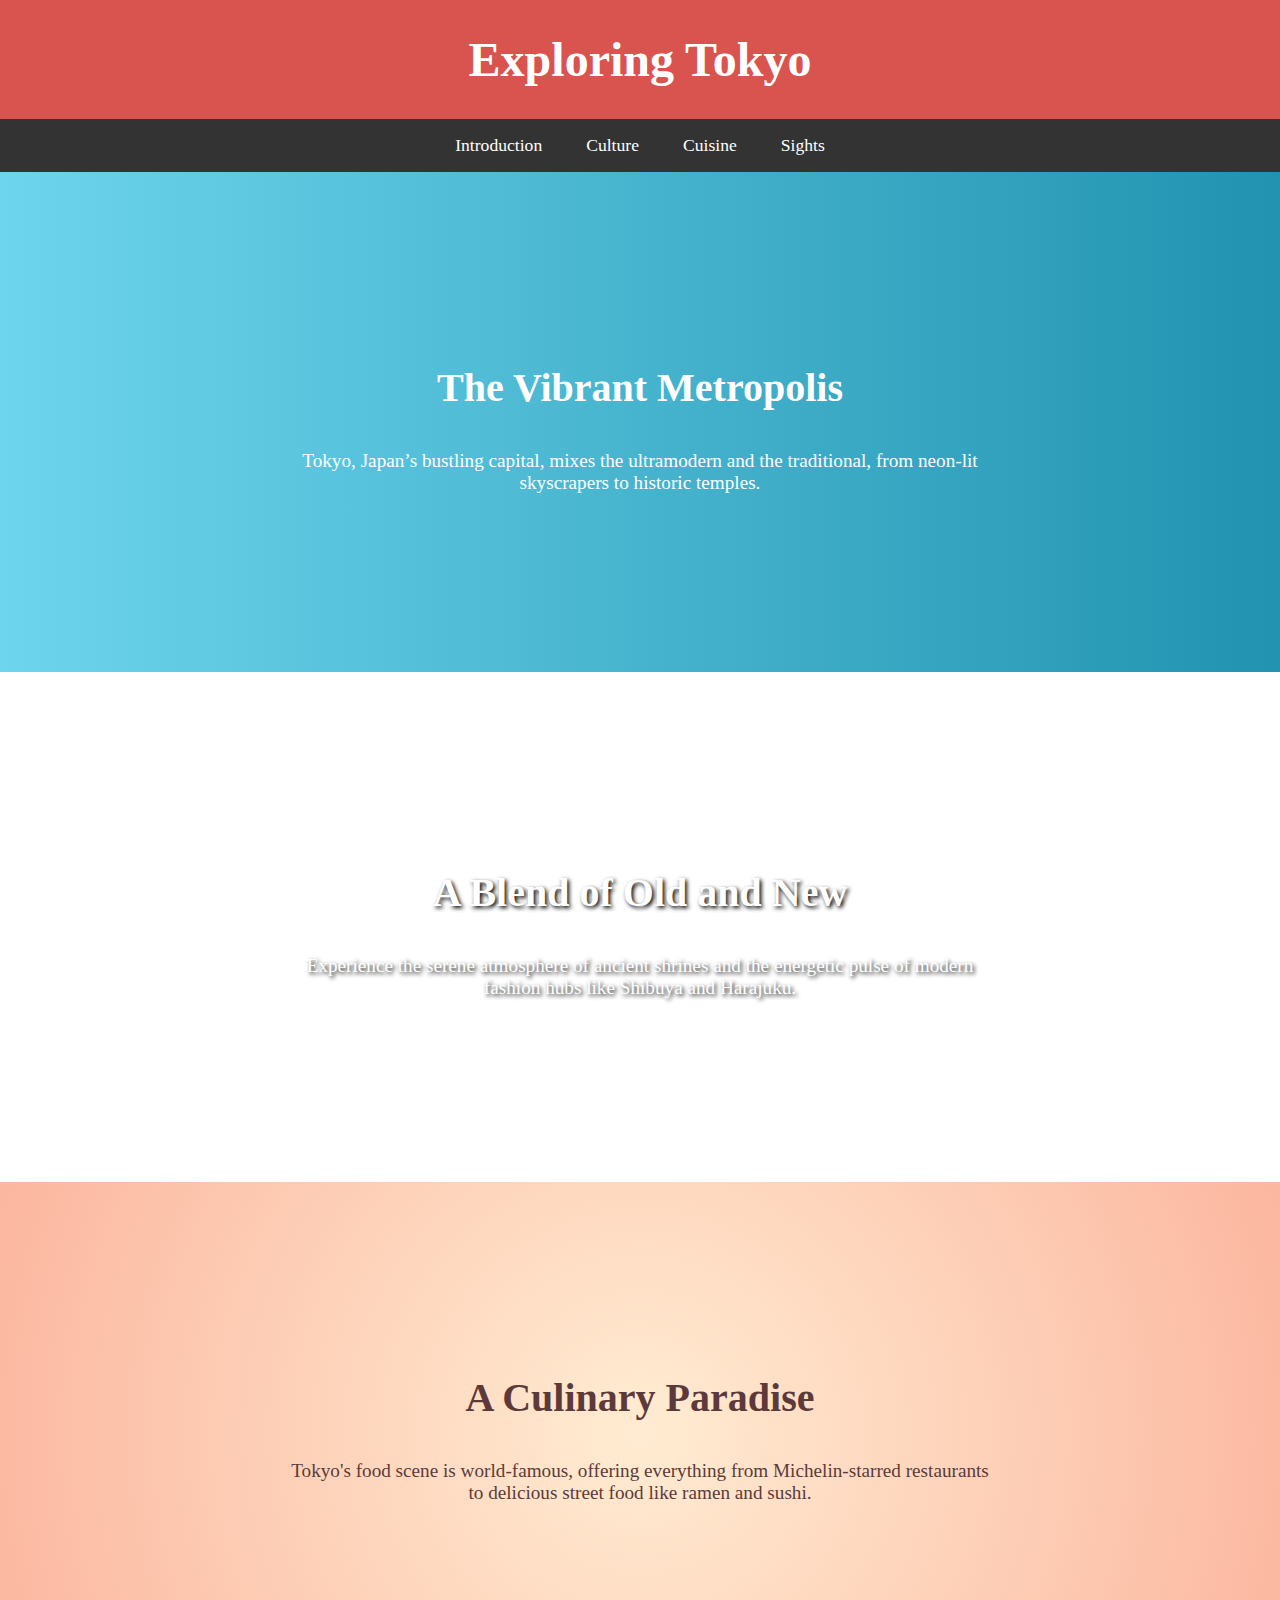
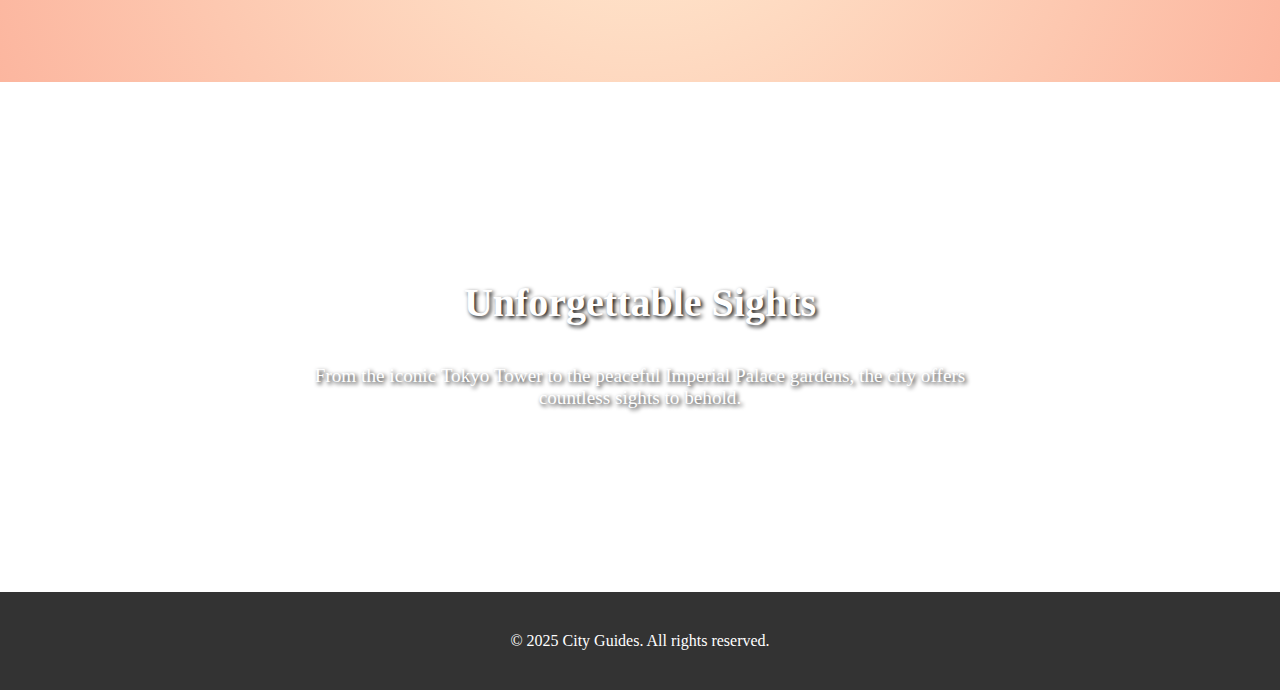
<file: Assignment-5/task_2_informational_webpage/index.html>
<!DOCTYPE html>
<html lang="en">
<head>
    <meta charset="UTF-8">
    <meta name="viewport" content="width=device-width, initial-scale=1.0">
    <title>About Tokyo</title>
    <link rel="stylesheet" href="style.css">
</head>
<body>
    <header>
        <h1>Exploring Tokyo</h1>
    </header>
    <nav>
        <a href="#intro">Introduction</a>
        <a href="#culture">Culture</a>
        <a href="#food">Cuisine</a>
        <a href="#sights">Sights</a>
    </nav>
    <main>
        <section id="intro">
            <h2>The Vibrant Metropolis</h2>
            <p>Tokyo, Japan’s bustling capital, mixes the ultramodern and the traditional, from neon-lit skyscrapers to historic temples.</p>
        </section>
        <section id="culture">
            <h2>A Blend of Old and New</h2>
            <p>Experience the serene atmosphere of ancient shrines and the energetic pulse of modern fashion hubs like Shibuya and Harajuku.</p>
        </section>
        <section id="food">
            <h2>A Culinary Paradise</h2>
            <p>Tokyo's food scene is world-famous, offering everything from Michelin-starred restaurants to delicious street food like ramen and sushi.</p>
        </section>
        <section id="sights">
            <h2>Unforgettable Sights</h2>
            <p>From the iconic Tokyo Tower to the peaceful Imperial Palace gardens, the city offers countless sights to behold.</p>
        </section>
    </main>
    <footer>
        <p>&copy; 2025 City Guides. All rights reserved.</p>
    </footer>
</body>
</html>
</file>
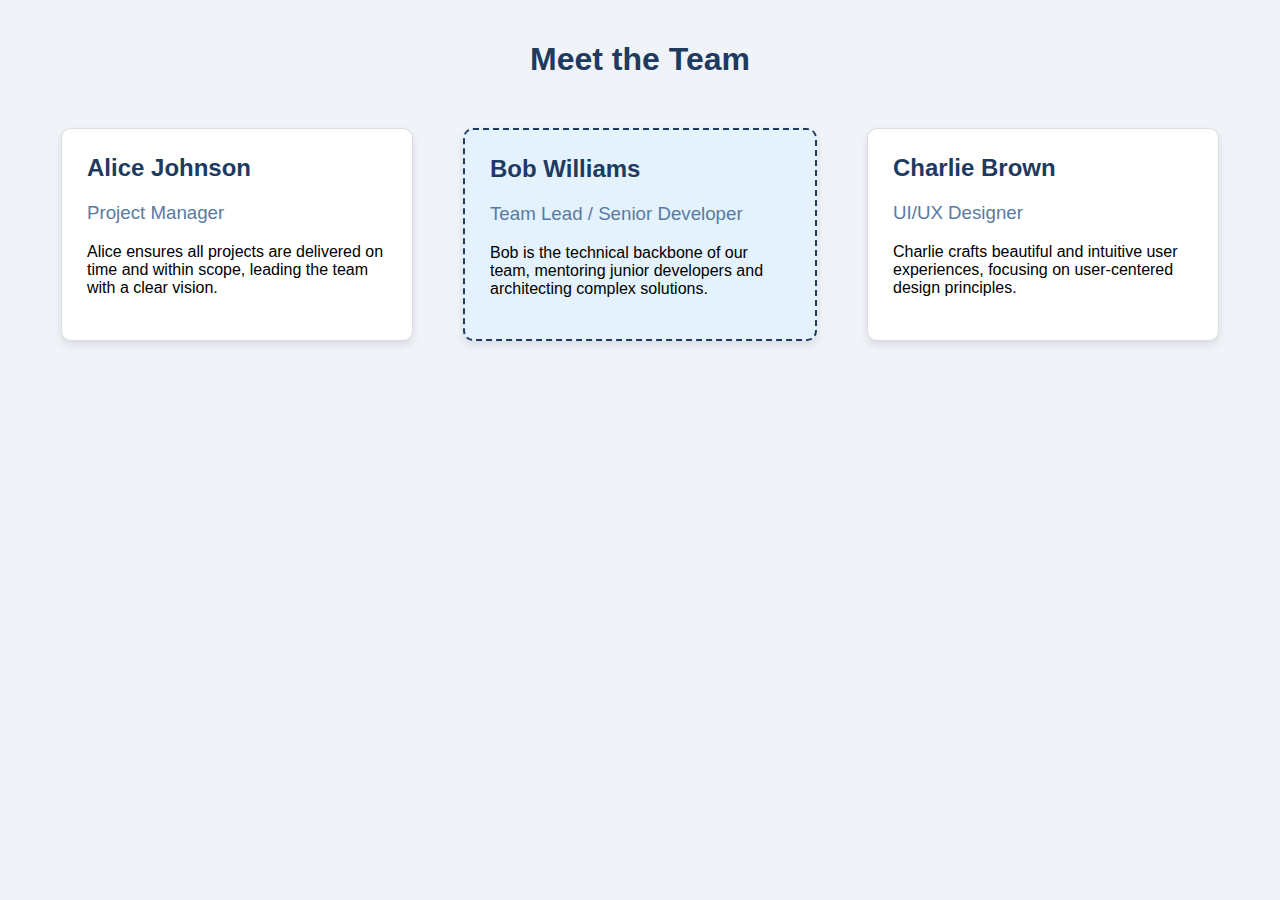
<file: Assignment-5/task_3_team_members_layout/index.html>
<!DOCTYPE html>
<html lang="en">
<head>
    <meta charset="UTF-8">
    <meta name="viewport" content="width=device-width, initial-scale=1.0">
    <title>Our Team</title>
    <link rel="stylesheet" href="style.css">
</head>
<body>
    <div class="container">
        <h1>Meet the Team</h1>
        <div class="team-layout">
            <div class="card">
                <h2>Alice Johnson</h2>
                <h3>Project Manager</h3>
                <p>Alice ensures all projects are delivered on time and within scope, leading the team with a clear vision.</p>
            </div>
            <div class="card highlight">
                <h2>Bob Williams</h2>
                <h3>Team Lead / Senior Developer</h3>
                <p>Bob is the technical backbone of our team, mentoring junior developers and architecting complex solutions.</p>
            </div>
            <div class="card">
                <h2>Charlie Brown</h2>
                <h3>UI/UX Designer</h3>
                <p>Charlie crafts beautiful and intuitive user experiences, focusing on user-centered design principles.</p>
            </div>
        </div>
    </div>
</body>
</html>
</file>
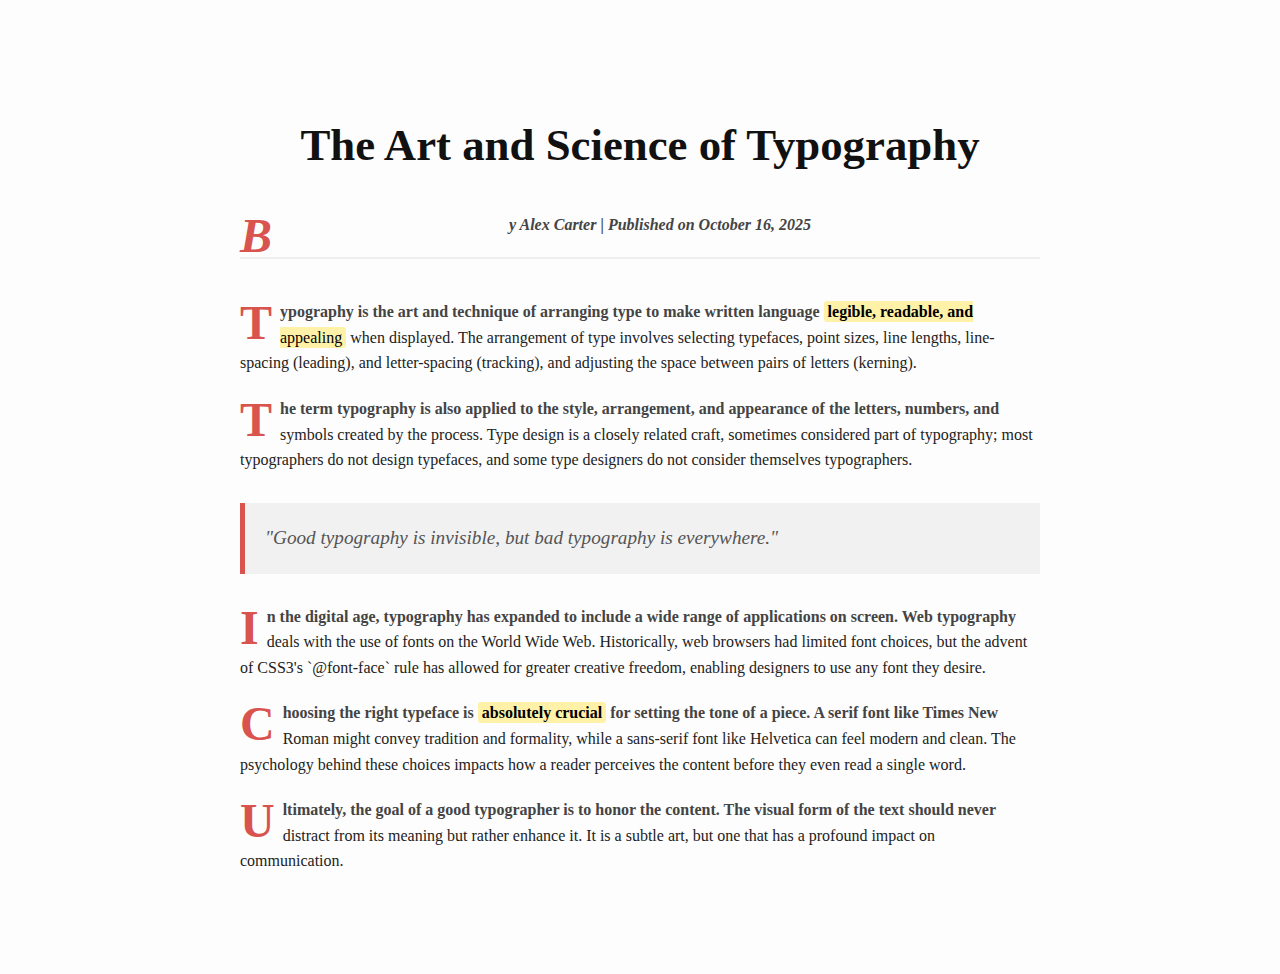
<file: Assignment-5/task_4_article_webpage/index.html>
<!DOCTYPE html>
<html lang="en">
<head>
    <meta charset="UTF-8">
    <meta name="viewport" content="width=device-width, initial-scale=1.0">
    <title>The Art of Typography</title>
    <link rel="stylesheet" href="style.css">
</head>
<body>
    <article>
        <header>
            <h1>The Art and Science of Typography</h1>
            <p class="subheading">By Alex Carter | Published on October 16, 2025</p>
        </header>

        <p>Typography is the art and technique of arranging type to make written language <mark>legible, readable, and appealing</mark> when displayed. The arrangement of type involves selecting typefaces, point sizes, line lengths, line-spacing (leading), and letter-spacing (tracking), and adjusting the space between pairs of letters (kerning).</p>

        <p>The term typography is also applied to the style, arrangement, and appearance of the letters, numbers, and symbols created by the process. Type design is a closely related craft, sometimes considered part of typography; most typographers do not design typefaces, and some type designers do not consider themselves typographers.</p>
        
        <blockquote>
            "Good typography is invisible, but bad typography is everywhere."
        </blockquote>

        <p>In the digital age, typography has expanded to include a wide range of applications on screen. Web typography deals with the use of fonts on the World Wide Web. Historically, web browsers had limited font choices, but the advent of CSS3's `@font-face` rule has allowed for greater creative freedom, enabling designers to use any font they desire.</p>

        <p>Choosing the right typeface is <mark>absolutely crucial</mark> for setting the tone of a piece. A serif font like Times New Roman might convey tradition and formality, while a sans-serif font like Helvetica can feel modern and clean. The psychology behind these choices impacts how a reader perceives the content before they even read a single word.</p>

        <p>Ultimately, the goal of a good typographer is to honor the content. The visual form of the text should never distract from its meaning but rather enhance it. It is a subtle art, but one that has a profound impact on communication.</p>
    </article>
</body>
</html>
</file>
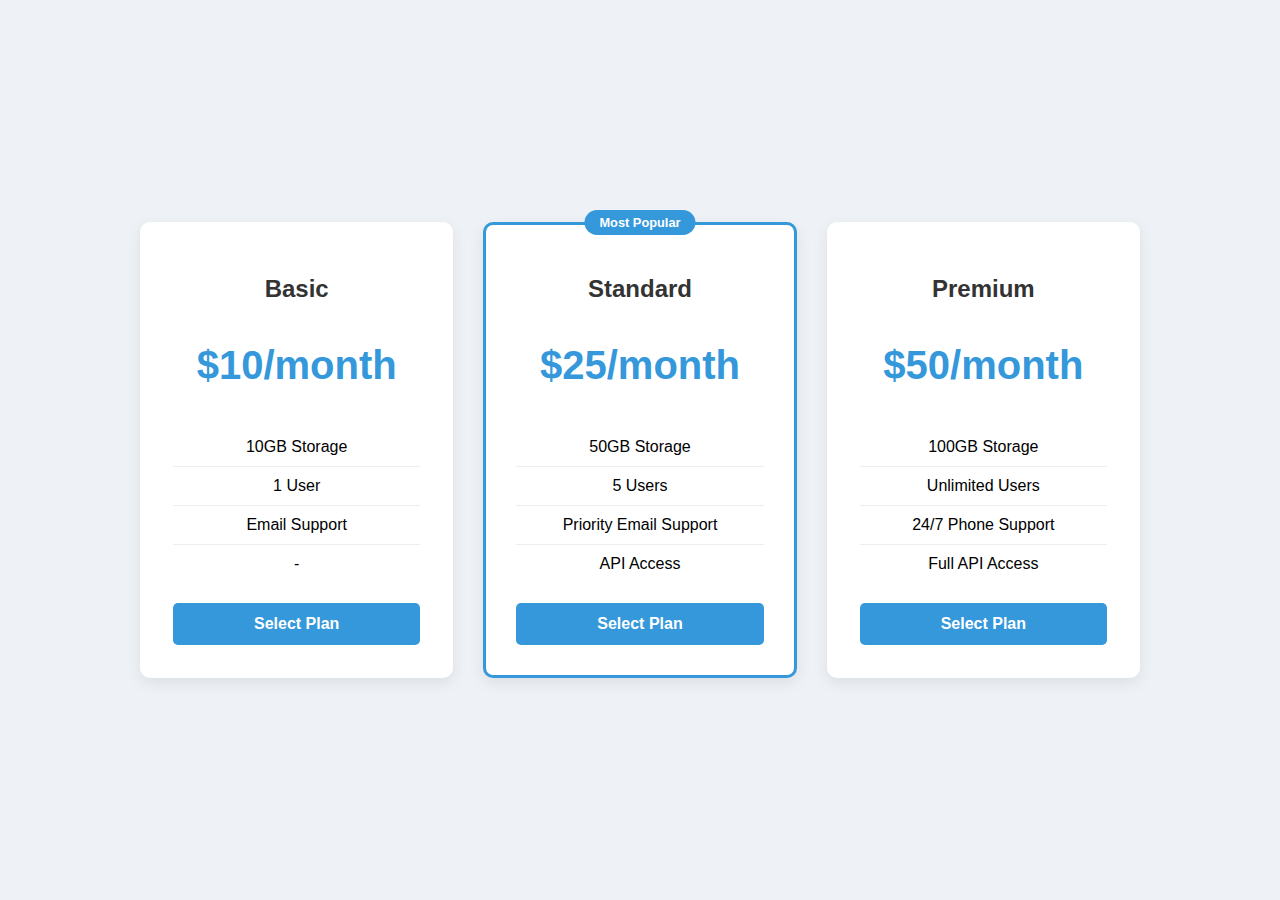
<file: Assignment-5/task_5_pricing_table/index.html>
<!DOCTYPE html>
<html lang="en">
<head>
    <meta charset="UTF-8">
    <meta name="viewport" content="width=device-width, initial-scale=1.0">
    <title>Pricing Plans</title>
    <link rel="stylesheet" href="style.css">
</head>
<body>
    <div class="pricing-container">
        <div class="plan">
            <h2>Basic</h2>
            <div class="price">$10/month</div>
            <ul>
                <li>10GB Storage</li>
                <li>1 User</li>
                <li>Email Support</li>
                <li>-</li>
            </ul>
            <a href="#" class="button">Select Plan</a>
        </div>
        <div class="plan popular">
            <h2>Standard</h2>
            <div class="price">$25/month</div>
            <ul>
                <li>50GB Storage</li>
                <li>5 Users</li>
                <li>Priority Email Support</li>
                <li>API Access</li>
            </ul>
            <a href="#" class="button">Select Plan</a>
        </div>
        <div class="plan">
            <h2>Premium</h2>
            <div class="price">$50/month</div>
            <ul>
                <li>100GB Storage</li>
                <li>Unlimited Users</li>
                <li>24/7 Phone Support</li>
                <li>Full API Access</li>
            </ul>
            <a href="#" class="button">Select Plan</a>
        </div>
    </div>
</body>
</html>
</file>
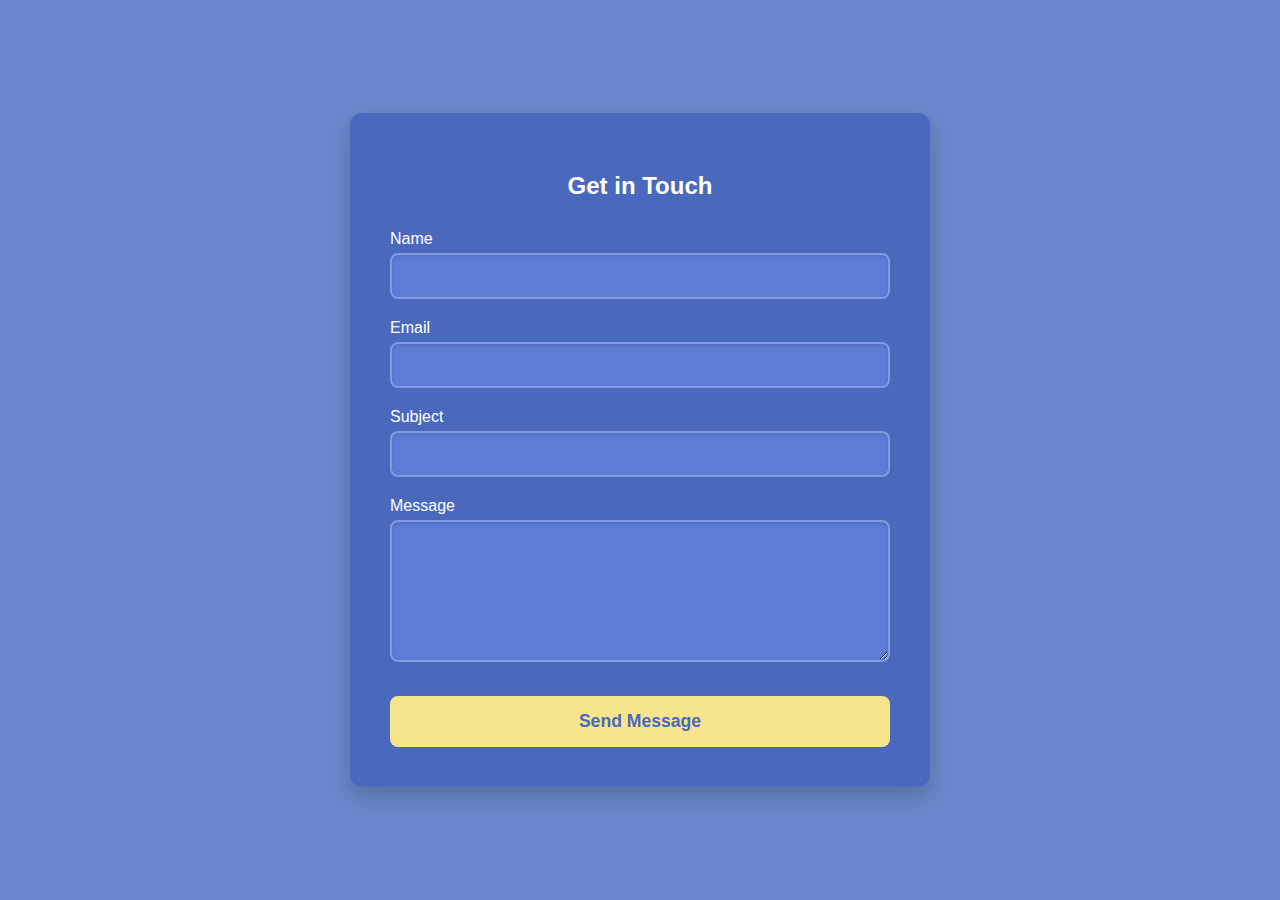
<file: Assignment-5/task_7_contact_page/index.html>
<!DOCTYPE html>
<html lang="en">
<head>
    <meta charset="UTF-8">
    <meta name="viewport" content="width=device-width, initial-scale=1.0">
    <title>Contact Us</title>
    <link rel="stylesheet" href="style.css">
</head>
<body>
    <div class="form-container">
        <form action="#">
            <h2>Get in Touch</h2>
            
            <label for="name">Name</label>
            <input type="text" id="name" name="name" required>
            
            <label for="email">Email</label>
            <input type="email" id="email" name="email" required>
            
            <label for="subject">Subject</label>
            <input type="text" id="subject" name="subject" required>
            
            <label for="message">Message</label>
            <textarea id="message" name="message" rows="6" required></textarea>
            
            <button type="submit">Send Message</button>
        </form>
    </div>
</body>
</html>
</file>
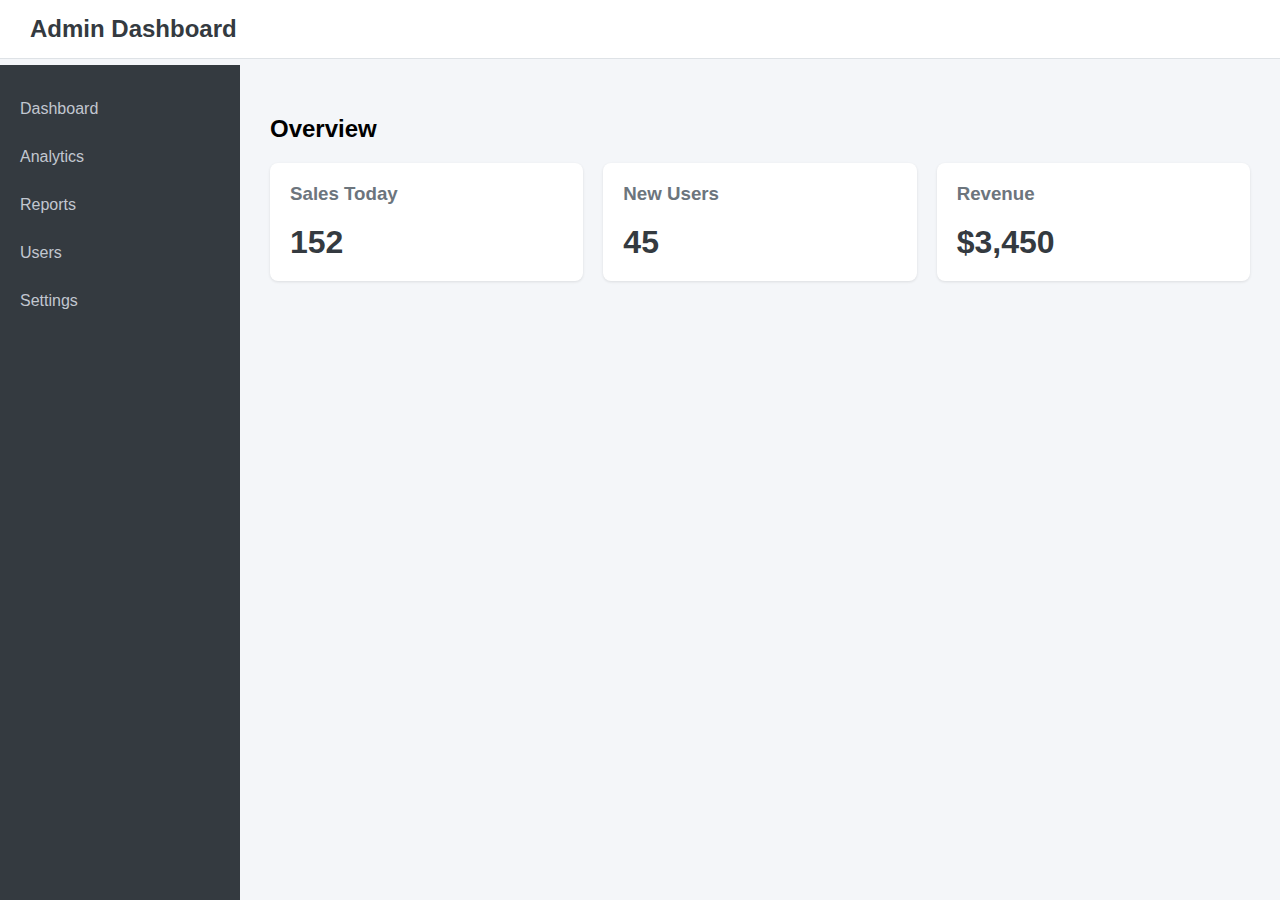
<file: Assignment-5/task_8_dashboard_layout/index.html>
<!DOCTYPE html>
<html lang="en">
<head>
    <meta charset="UTF-8">
    <meta name="viewport" content="width=device-width, initial-scale=1.0">
    <title>Dashboard</title>
    <link rel="stylesheet" href="style.css">
</head>
<body>
    <header class="dashboard-header">
        <h1>Admin Dashboard</h1>
    </header>

    <div class="dashboard-container">
        <aside class="sidebar">
            <nav>
                <ul>
                    <li><a href="#">Dashboard</a></li>
                    <li><a href="#">Analytics</a></li>
                    <li><a href="#">Reports</a></li>
                    <li><a href="#">Users</a></li>
                    <li><a href="#">Settings</a></li>
                </ul>
            </nav>
        </aside>

        <main class="main-content">
            <h2>Overview</h2>
            <div class="content-boxes">
                <div class="box">
                    <h3>Sales Today</h3>
                    <p>152</p>
                </div>
                <div class="box">
                    <h3>New Users</h3>
                    <p>45</p>
                </div>
                 <div class="box">
                    <h3>Revenue</h3>
                    <p>$3,450</p>
                </div>
            </div>
        </main>
    </div>
</body>
</html>
</file>
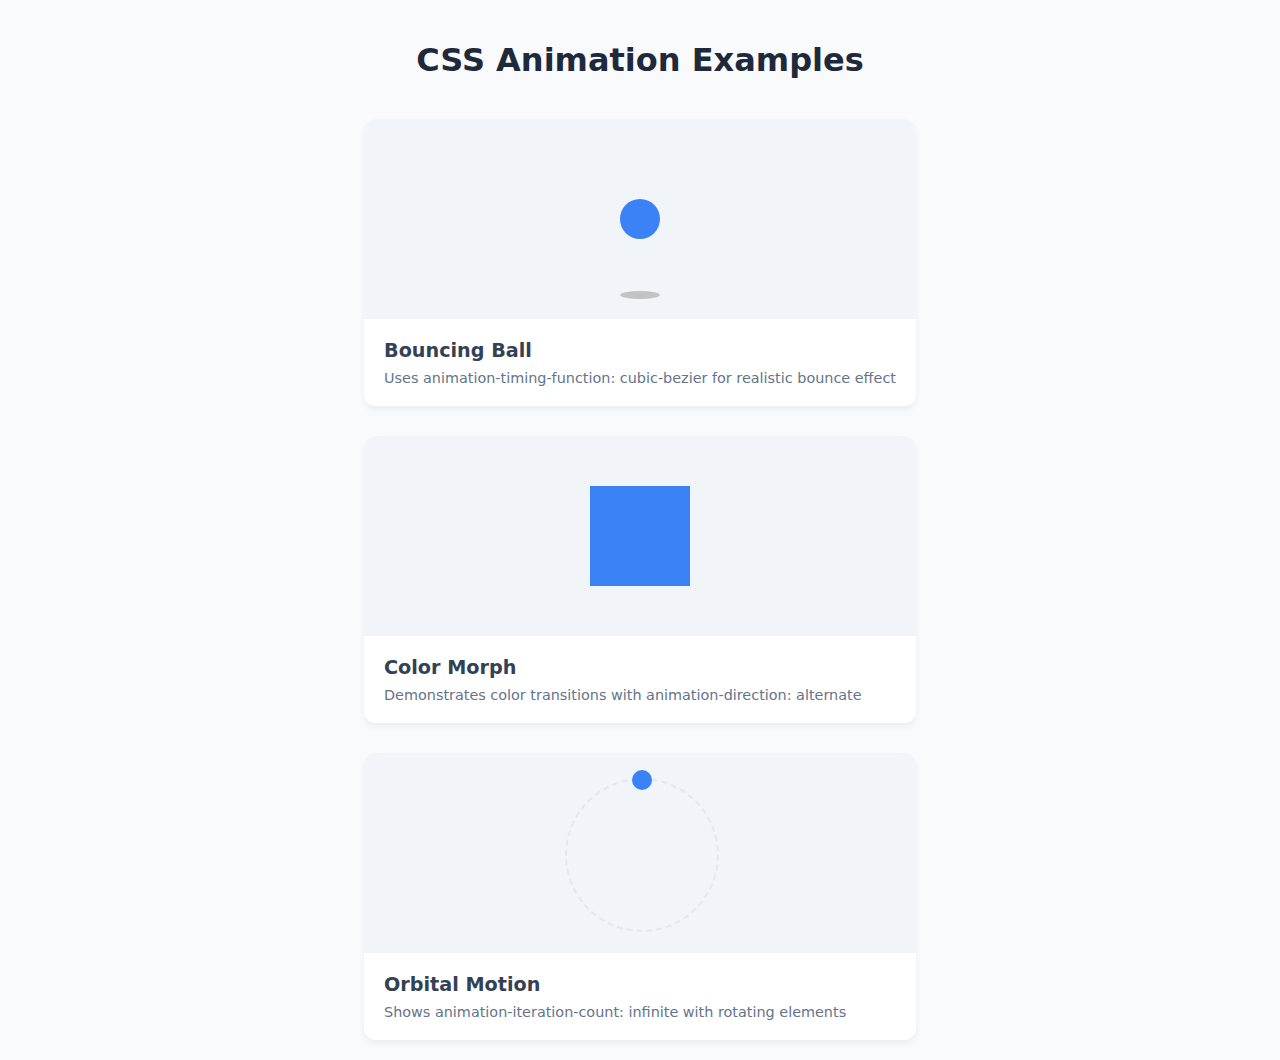
<file: Css_classes/animation/index.html>
<!DOCTYPE html>
<html lang="en">
<head>
    <meta charset="UTF-8">
    <meta name="viewport" content="width=device-width, initial-scale=1.0">
    <title>CSS Animation Demo</title>
    <link rel="stylesheet" href="style.css">
</head>
<body>
    <div class="container">
        <h1>CSS Animation Examples</h1>
        
        <div class="animation-grid">
            <!-- Bouncing Ball Animation -->
            <div class="animation-card">
                <div class="animation-box">
                    <div class="bouncing-ball"></div>
                    <div class="shadow"></div>
                </div>
                <div class="animation-info">
                    <h2>Bouncing Ball</h2>
                    <p>Uses animation-timing-function: cubic-bezier for realistic bounce effect</p>
                </div>
            </div>

            <!-- Color Morphing Box Animation -->
            <div class="animation-card">
                <div class="animation-box">
                    <div class="morphing-box"></div>
                </div>
                <div class="animation-info">
                    <h2>Color Morph</h2>
                    <p>Demonstrates color transitions with animation-direction: alternate</p>
                </div>
            </div>

            <!-- Rotating Elements Animation -->
            <div class="animation-card">
                <div class="animation-box">
                    <div class="orbital-animation">
                        <div class="orbit">
                            <div class="satellite"></div>
                        </div>
                    </div>
                </div>
                <div class="animation-info">
                    <h2>Orbital Motion</h2>
                    <p>Shows animation-iteration-count: infinite with rotating elements</p>
                </div>
            </div>
        </div>
    </div>
</body>
</html>
</file>
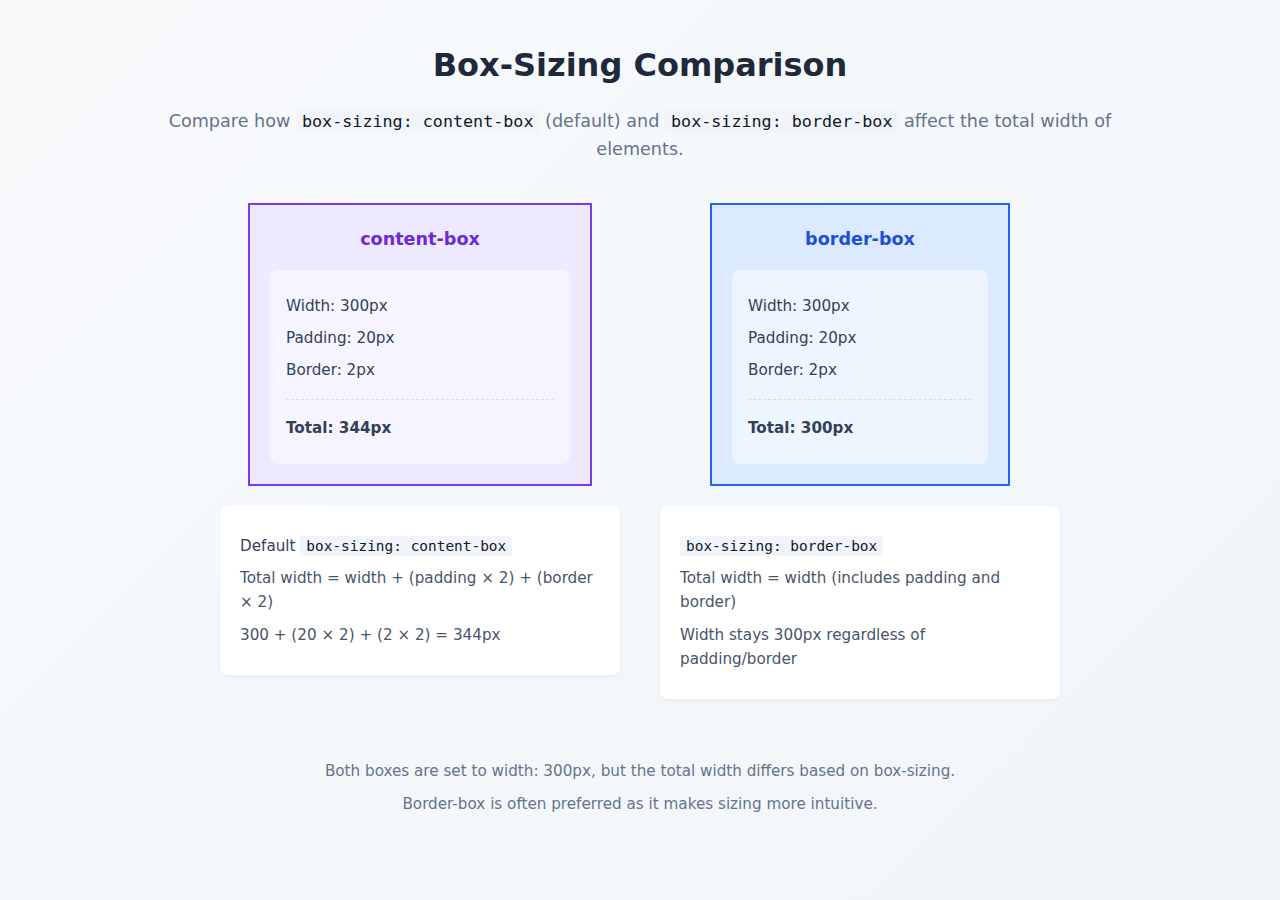
<file: Css_classes/boxsizing/index.html>
<!DOCTYPE html>
<html lang="en">
<head>
    <meta charset="UTF-8">
    <meta name="viewport" content="width=device-width, initial-scale=1.0">
    <title>Box-Sizing Comparison</title>
    <link rel="stylesheet" href="style.css">
</head>
<body>
    <div class="container">
        <h1>Box-Sizing Comparison</h1>
        <p class="intro">Compare how <code>box-sizing: content-box</code> (default) and <code>box-sizing: border-box</code> affect the total width of elements.</p>

        <div class="comparison">
            <!-- Content-box (default) example -->
            <div class="box-wrapper">
                <div class="box content-box">
                    <h2>content-box</h2>
                    <div class="dimensions">
                        <p>Width: 300px</p>
                        <p>Padding: 20px</p>
                        <p>Border: 2px</p>
                        <p class="total">Total: 344px</p>
                    </div>
                </div>
                <div class="explanation">
                    <p>Default <code>box-sizing: content-box</code></p>
                    <p>Total width = width + (padding × 2) + (border × 2)</p>
                    <p>300 + (20 × 2) + (2 × 2) = 344px</p>
                </div>
            </div>

            <!-- Border-box example -->
            <div class="box-wrapper">
                <div class="box border-box">
                    <h2>border-box</h2>
                    <div class="dimensions">
                        <p>Width: 300px</p>
                        <p>Padding: 20px</p>
                        <p>Border: 2px</p>
                        <p class="total">Total: 300px</p>
                    </div>
                </div>
                <div class="explanation">
                    <p><code>box-sizing: border-box</code></p>
                    <p>Total width = width (includes padding and border)</p>
                    <p>Width stays 300px regardless of padding/border</p>
                </div>
            </div>
        </div>

        <footer>
            <p>Both boxes are set to width: 300px, but the total width differs based on box-sizing.</p>
            <p>Border-box is often preferred as it makes sizing more intuitive.</p>
        </footer>
    </div>
</body>
</html>
</file>
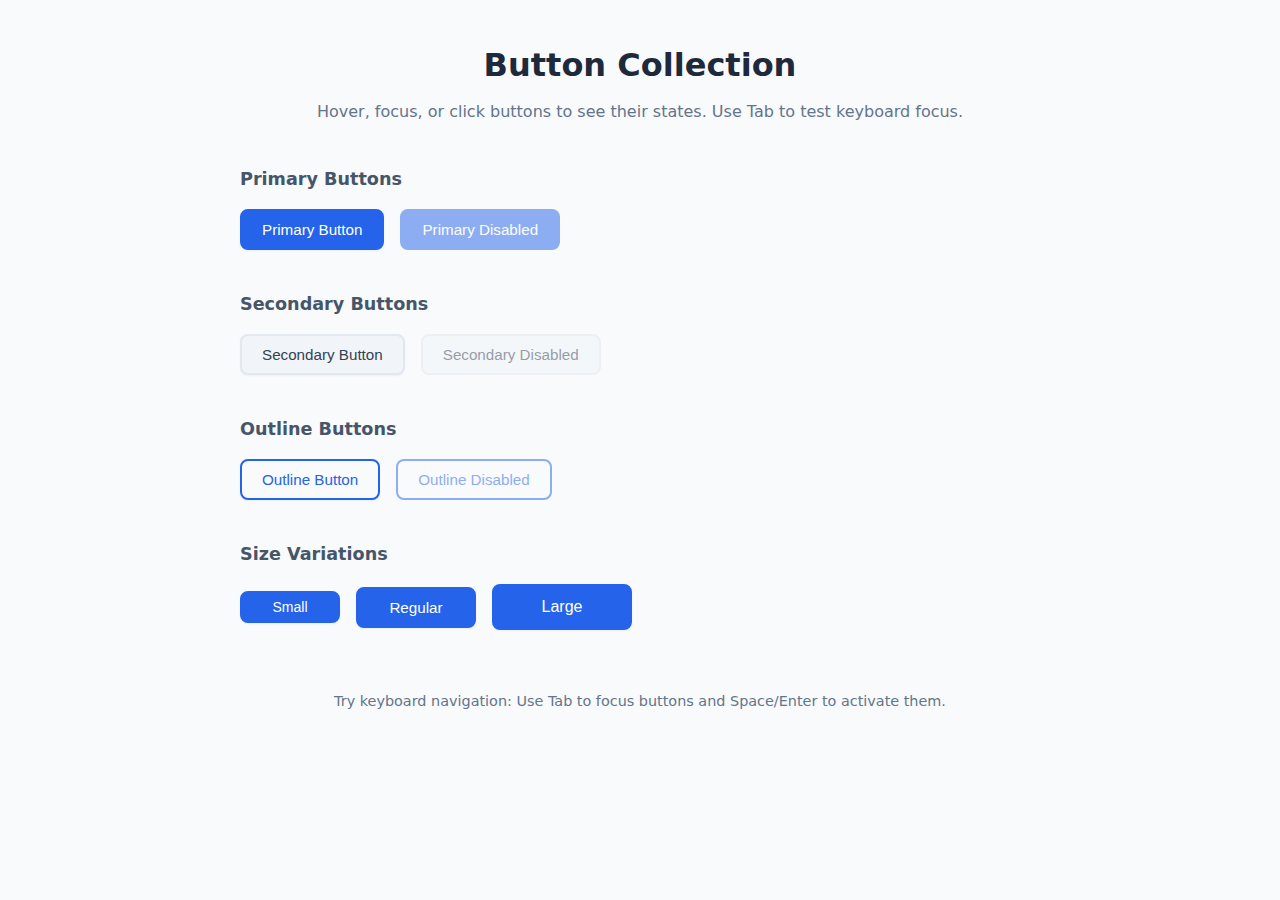
<file: Css_classes/button/index.html>
<!DOCTYPE html>
<html lang="en">
<head>
    <meta charset="UTF-8">
    <meta name="viewport" content="width=device-width, initial-scale=1.0">
    <title>Styled Button Collection</title>
    <link rel="stylesheet" href="style.css">
</head>
<body>
    <div class="container">
        <h1>Button Collection</h1>
        <p class="subtitle">Hover, focus, or click buttons to see their states. Use Tab to test keyboard focus.</p>

        <section class="button-group">
            <h2>Primary Buttons</h2>
            <div class="buttons">
                <button class="btn btn-primary">Primary Button</button>
                <button class="btn btn-primary" disabled>Primary Disabled</button>
            </div>
        </section>

        <section class="button-group">
            <h2>Secondary Buttons</h2>
            <div class="buttons">
                <button class="btn btn-secondary">Secondary Button</button>
                <button class="btn btn-secondary" disabled>Secondary Disabled</button>
            </div>
        </section>

        <section class="button-group">
            <h2>Outline Buttons</h2>
            <div class="buttons">
                <button class="btn btn-outline">Outline Button</button>
                <button class="btn btn-outline" disabled>Outline Disabled</button>
            </div>
        </section>

        <section class="button-group">
            <h2>Size Variations</h2>
            <div class="buttons">
                <button class="btn btn-primary btn-small">Small</button>
                <button class="btn btn-primary">Regular</button>
                <button class="btn btn-primary btn-large">Large</button>
            </div>
        </section>

        <footer>
            <p>Try keyboard navigation: Use Tab to focus buttons and Space/Enter to activate them.</p>
        </footer>
    </div>
</body>
</html>
</file>
<file: Assignment-5/task_3_team_members_layout/style.css>
body {
    font-family: 'Segoe UI', Tahoma, Geneva, Verdana, sans-serif;
    background-color: #f0f4f8;
    margin: 0;
    padding: 20px;
}

.container {
    max-width: 1200px;
    margin: 0 auto;
    text-align: center;
}

h1 {
    color: #1e3a5f;
    margin-bottom: 40px;
}

/* Flexbox for the 3-column layout */
.team-layout {
    display: flex;
    justify-content: center;
    gap: 30px; /* Space between cards */
}

/* Styling for each team member card */
.card {
    background-color: #ffffff;
    /* Box Model: Padding, Border, Margin */
    padding: 25px; /* Uniform padding */
    margin: 10px; /* Uniform margin */
    border: 1px solid #ddd;
    border-radius: 10px; /* Rounded corners */
    box-shadow: 0 4px 8px rgba(0, 0, 0, 0.1); /* Shadow effect */
    flex: 1; /* Allows cards to grow equally */
    max-width: 300px;
    text-align: left;
}

.card h2 {
    margin-top: 0;
    color: #1e3a5f;
}

.card h3 {
    color: #5a7a9f;
    font-weight: normal;
}

/* Highlighting the Team Lead card */
.card.highlight {
    background-color: #e3f2fd;
    border: 2px dashed #1e3a5f; /* Different border style */
}

/* Responsive layout for screens smaller than 600px */
@media (max-width: 600px) {
    .team-layout {
        flex-direction: column; /* Stacks cards vertically */
        align-items: center; /* Centers the single column */
    }
}
</file>
<file: Assignment-5/task_4_article_webpage/style.css>
body {
    font-family: 'Georgia', serif;
    line-height: 1.6;
    background-color: #fdfdfd;
    color: #222;
    margin: 0;
    padding: 20px;
}

article {
    max-width: 800px;
    margin: 40px auto;
    padding: 20px;
}

header {
    text-align: center;
    border-bottom: 2px solid #eee;
    margin-bottom: 40px;
}

h1 {
    font-size: 2.8em;
    color: #111;
}

.subheading {
    font-style: italic;
    color: #666;
}

/* Consistent spacing between paragraphs */
p {
    margin-bottom: 20px; /* Adds space below each paragraph */
}

/* Style the first letter of each paragraph */
p::first-letter {
    font-size: 3em; /* Larger font size */
    font-weight: bold;
    color: #d9534f;
    float: left;
    margin-right: 8px;
    line-height: 1;
}

/* Make the first line of each paragraph bold */
p::first-line {
    font-weight: bold;
    color: #444;
}

/* Style the blockquote section */
blockquote {
    margin: 30px 0;
    padding: 20px;
    background-color: #f1f1f1; /* Background color for emphasis */
    border-left: 5px solid #d9534f; /* Left border */
    font-style: italic;
    font-size: 1.2em;
    color: #555;
}

/* Custom styling for the <mark> tag */
mark {
    background-color: #fff2a8; /* Custom background color */
    padding: 2px 4px;
    border-radius: 3px;
}
</file>
<file: Assignment-5/task_5_pricing_table/style.css>
body {
    font-family: 'Lato', sans-serif;
    background-color: #eef1f5;
    display: flex;
    justify-content: center;
    align-items: center;
    min-height: 100vh;
    margin: 0;
}

.pricing-container {
    display: flex; /* Using flexbox for columns */
    gap: 30px;
    max-width: 1000px;
    width: 100%;
    padding: 20px;
}

.plan {
    background-color: white;
    border-radius: 10px;
    box-shadow: 0 5px 15px rgba(0, 0, 0, 0.08);
    text-align: center;
    padding: 30px;
    flex: 1; /* Each plan takes equal space */
    display: flex;
    flex-direction: column;
    border: 3px solid transparent;
    transition: transform 0.3s ease, background-color 0.3s ease; /* Smooth transition */
}

/* Hover effect on each plan */
.plan:hover {
    transform: scale(1.05); /* Slightly enlarges the box */
    background-color: #f9f9f9;
}

.plan h2 {
    font-size: 1.5rem;
    color: #333;
}

.price {
    font-size: 2.5rem;
    font-weight: bold;
    color: #3498db;
    margin: 20px 0;
}

.plan ul {
    list-style: none;
    padding: 0;
    margin: 20px 0;
    flex-grow: 1; /* Ensures list grows to push button down, maintaining equal height */
}

.plan li {
    padding: 10px 0;
    border-bottom: 1px solid #eee;
}

.plan li:last-child {
    border-bottom: none;
}

.button {
    display: inline-block;
    background-color: #3498db;
    color: white;
    padding: 12px 25px;
    text-decoration: none;
    border-radius: 5px;
    font-weight: bold;
    margin-top: auto; /* Pushes button to the bottom */
}

/* Highlighting the most popular plan */
.plan.popular {
    border-color: #3498db; /* Different border color */
    position: relative;
}

.plan.popular::before {
    content: "Most Popular";
    position: absolute;
    top: -15px;
    left: 50%;
    transform: translateX(-50%);
    background-color: #3498db;
    color: white;
    padding: 5px 15px;
    border-radius: 20px;
    font-size: 0.8rem;
    font-weight: bold;
}
</file>
<file: Assignment-5/task_7_contact_page/style.css>
body {
    margin: 0;
    font-family: -apple-system, BlinkMacSystemFont, 'Segoe UI', Roboto, Oxygen, Ubuntu, Cantarell, 'Open Sans', 'Helvetica Neue', sans-serif;
    background-color: #6a89cc; /* Consistent theme background color */
    color: #fff;
    /* Centering the form vertically and horizontally */
    display: flex;
    justify-content: center;
    align-items: center;
    min-height: 100vh;
}

.form-container {
    background-color: #4a69bd; /* Form background color */
    padding: 40px;
    border-radius: 12px;
    box-shadow: 0 10px 25px rgba(0, 0, 0, 0.2);
    width: 100%;
    max-width: 500px;
}

form h2 {
    text-align: center;
    margin-bottom: 30px;
}

/* Style all inputs and textarea */
input[type="text"],
input[type="email"],
textarea {
    width: 100%;
    padding: 12px; /* Padding inside the fields */
    border: 2px solid #829bde;
    border-radius: 8px; /* Rounded corners */
    background-color: #5c7cd6;
    color: #fff;
    font-size: 1rem;
    box-sizing: border-box; /* Ensures padding doesn't affect width */
    box-shadow: inset 0 2px 4px rgba(0, 0, 0, 0.1); /* Subtle inner shadow */
    transition: border-color 0.3s ease;
}

/* Add spacing between fields using margins */
label {
    display: block;
    margin-top: 20px;
    margin-bottom: 5px;
}

label:first-of-type {
    margin-top: 0;
}

/* Change border color on focus */
input:focus,
textarea:focus {
    outline: none;
    border-color: #f6e58d; /* Highlight color on focus */
}

button {
    width: 100%;
    padding: 15px;
    margin-top: 30px;
    border: none;
    border-radius: 8px;
    background-color: #f6e58d;
    color: #4a69bd;
    font-size: 1.1rem;
    font-weight: bold;
    cursor: pointer;
    transition: background-color 0.3s ease;
}

button:hover {
    background-color: #f9d75b;
}
</file>
<file: Css_classes/animation/style.css>
/* Base styles */
body {
    margin: 0;
    min-height: 100vh;
    font-family: system-ui, -apple-system, "Segoe UI", Roboto, sans-serif;
    background: #f8fafc;
    color: #334155;
    display: flex;
    align-items: center;
    justify-content: center;
}

.container {
    max-width: 1200px;
    margin: 0 auto;
    padding: 20px;
}

h1 {
    text-align: center;
    color: #1e293b;
    margin-bottom: 40px;
}

/* Grid layout for animations */
.animation-grid {
    display: grid;
    grid-template-columns: repeat(auto-fit, minmax(300px, 1fr));
    gap: 30px;
    align-items: start;
}

.animation-card {
    background: white;
    border-radius: 12px;
    overflow: hidden;
    box-shadow: 0 4px 6px rgba(0, 0, 0, 0.05);
}

.animation-box {
    height: 200px;
    background: #f1f5f9;
    display: flex;
    align-items: center;
    justify-content: center;
    position: relative;
    overflow: hidden;
}

.animation-info {
    padding: 20px;
}

.animation-info h2 {
    margin: 0 0 8px;
    font-size: 1.2rem;
    color: #334155;
}

.animation-info p {
    margin: 0;
    font-size: 0.9rem;
    color: #64748b;
}

/* Bouncing Ball Animation */
.bouncing-ball {
    width: 40px;
    height: 40px;
    background: #3b82f6;
    border-radius: 50%;
    animation: bounce 1s cubic-bezier(0.36, 0, 0.66, 1) infinite alternate;
}

.shadow {
    position: absolute;
    bottom: 20px;
    width: 40px;
    height: 8px;
    background: rgba(0, 0, 0, 0.2);
    border-radius: 50%;
    animation: shadow 1s ease-in-out infinite alternate;
}

@keyframes bounce {
    0% { transform: translateY(-80px); }
    100% { transform: translateY(60px); }
}

@keyframes shadow {
    0% { 
        transform: scale(0.5);
        opacity: 0.2;
    }
    100% { 
        transform: scale(1.2);
        opacity: 0.4;
    }
}

/* Color Morphing Box Animation */
.morphing-box {
    width: 100px;
    height: 100px;
    background: #3b82f6;
    animation: morph 3s ease-in-out infinite alternate;
}

@keyframes morph {
    0% {
        background: #3b82f6;
        transform: rotate(0deg);
        border-radius: 0;
    }
    50% {
        background: #8b5cf6;
        transform: rotate(180deg);
        border-radius: 50%;
    }
    100% {
        background: #ef4444;
        transform: rotate(360deg);
        border-radius: 8px;
    }
}

/* Orbital Animation */
.orbital-animation {
    width: 150px;
    height: 150px;
    position: relative;
}

.orbit {
    width: 100%;
    height: 100%;
    border: 2px dashed #e2e8f0;
    border-radius: 50%;
    animation: spin 4s linear infinite;
    position: relative;
}

.satellite {
    width: 20px;
    height: 20px;
    background: #3b82f6;
    border-radius: 50%;
    position: absolute;
    top: -10px;
    left: calc(50% - 10px);
    animation: glow 2s ease-in-out infinite alternate;
}

@keyframes spin {
    from { transform: rotate(0deg); }
    to { transform: rotate(360deg); }
}

@keyframes glow {
    from { 
        box-shadow: 0 0 0 rgba(59, 130, 246, 0.5);
        background: #3b82f6;
    }
    to { 
        box-shadow: 0 0 20px rgba(59, 130, 246, 0.8);
        background: #60a5fa;
    }
}

/* Responsive adjustments */
@media (max-width: 768px) {
    .animation-grid {
        grid-template-columns: 1fr;
        max-width: 400px;
        margin: 0 auto;
    }
    
    .container {
        padding: 15px;
    }
    
    h1 {
        font-size: 1.5rem;
        margin-bottom: 30px;
    }
}
</file>
<file: Css_classes/boxsizing/style.css>
/* Base styles */
body {
    margin: 0;
    min-height: 100vh;
    font-family: system-ui, -apple-system, "Segoe UI", Roboto, sans-serif;
    line-height: 1.6;
    background: linear-gradient(135deg, #f8fafc 0%, #f1f5f9 100%);
    color: #334155;
}

.container {
    max-width: 1000px;
    margin: 0 auto;
    padding: 40px 20px;
}

h1 {
    text-align: center;
    color: #1e293b;
    margin: 0 0 16px;
}

.intro {
    text-align: center;
    color: #64748b;
    margin: 0 0 40px;
    font-size: 1.1rem;
}

code {
    background: #f1f5f9;
    padding: 2px 6px;
    border-radius: 4px;
    font-size: 0.95em;
    color: #0f172a;
}

/* Comparison layout */
.comparison {
    display: flex;
    gap: 40px;
    justify-content: center;
    align-items: flex-start;
    flex-wrap: wrap;
}

.box-wrapper {
    flex: 1;
    min-width: 300px;
    max-width: 400px;
}

/* Box styles */
.box {
    width: 300px;
    padding: 20px;
    margin: 0 auto 20px;
    border: 2px solid;
}

/* Content-box (default) */
.content-box {
    box-sizing: content-box;
    background: #ede9fe;
    border-color: #7c3aed;
}

/* Border-box */
.border-box {
    box-sizing: border-box;
    background: #dbeafe;
    border-color: #2563eb;
}

/* Box headers */
.box h2 {
    margin: 0 0 16px;
    font-size: 1.1rem;
    text-align: center;
}

.content-box h2 {
    color: #6d28d9;
}

.border-box h2 {
    color: #1d4ed8;
}

/* Dimensions display */
.dimensions {
    background: rgba(255, 255, 255, 0.5);
    padding: 16px;
    border-radius: 8px;
}

.dimensions p {
    margin: 8px 0;
    font-size: 0.95rem;
}

.total {
    margin-top: 16px !important;
    padding-top: 16px;
    border-top: 1px dashed rgba(0, 0, 0, 0.1);
    font-weight: bold;
}

/* Explanations */
.explanation {
    background: white;
    padding: 20px;
    border-radius: 8px;
    box-shadow: 0 2px 4px rgba(0, 0, 0, 0.05);
}

.explanation p {
    margin: 8px 0;
    font-size: 0.95rem;
    color: #475569;
}

.explanation p:first-child {
    font-weight: 500;
    color: #334155;
}

/* Footer */
footer {
    margin-top: 60px;
    text-align: center;
    color: #64748b;
    font-size: 0.95rem;
}

footer p {
    margin: 8px 0;
}

/* Responsive adjustments */
@media (max-width: 768px) {
    .container {
        padding: 20px;
    }
    
    .comparison {
        gap: 30px;
    }
    
    .box-wrapper {
        flex: none;
        width: 100%;
    }
    
    .box {
        width: calc(100% - 44px); /* Accounting for border */
        max-width: 300px;
    }
    
    h1 {
        font-size: 1.5rem;
    }
    
    .intro {
        font-size: 1rem;
    }
}
</file>
<file: Css_classes/button/style.css>
/* Base styles */
body {
    font-family: system-ui, -apple-system, "Segoe UI", Roboto, sans-serif;
    line-height: 1.6;
    margin: 0;
    min-height: 100vh;
    background: #f8fafc;
    color: #334155;
}

.container {
    max-width: 800px;
    margin: 0 auto;
    padding: 40px 20px;
}

h1 {
    text-align: center;
    color: #1e293b;
    margin: 0 0 8px;
}

.subtitle {
    text-align: center;
    color: #64748b;
    margin: 0 0 40px;
}

/* Button group layout */
.button-group {
    margin-bottom: 40px;
}

.button-group h2 {
    font-size: 1.1rem;
    color: #475569;
    margin-bottom: 16px;
}

.buttons {
    display: flex;
    gap: 16px;
    align-items: center;
    flex-wrap: wrap;
}

/* Base button styles */
.btn {
    display: inline-flex;
    align-items: center;
    justify-content: center;
    padding: 10px 20px;
    border-radius: 8px;
    font-size: 0.95rem;
    font-weight: 500;
    cursor: pointer;
    transition: all 0.2s ease;
    border: 2px solid transparent;
    min-width: 120px;
}

/* Remove default focus outline and add custom one */
.btn:focus {
    outline: none;
}

.btn:focus-visible {
    outline: none;
    box-shadow: 0 0 0 3px rgba(59, 130, 246, 0.5);
}

/* Primary button */
.btn-primary {
    background: #2563eb;
    color: white;
    border-color: #2563eb;
}

.btn-primary:hover {
    background: #1d4ed8;
    border-color: #1d4ed8;
    transform: translateY(-1px);
}

.btn-primary:active {
    background: #1e40af;
    border-color: #1e40af;
    transform: translateY(1px);
}

/* Secondary button */
.btn-secondary {
    background: #f1f5f9;
    color: #334155;
    border-color: #e2e8f0;
}

.btn-secondary:hover {
    background: #e2e8f0;
    border-color: #cbd5e1;
    transform: translateY(-1px);
}

.btn-secondary:active {
    background: #cbd5e1;
    border-color: #94a3b8;
    transform: translateY(1px);
}

/* Outline button */
.btn-outline {
    background: transparent;
    color: #2563eb;
    border-color: #2563eb;
}

.btn-outline:hover {
    background: rgba(37, 99, 235, 0.1);
    transform: translateY(-1px);
}

.btn-outline:active {
    background: rgba(37, 99, 235, 0.2);
    transform: translateY(1px);
}

/* Disabled state */
.btn:disabled {
    opacity: 0.5;
    cursor: not-allowed;
    transform: none !important;
}

/* Size variations */
.btn-small {
    padding: 6px 12px;
    font-size: 0.875rem;
    min-width: 100px;
}

.btn-large {
    padding: 12px 24px;
    font-size: 1rem;
    min-width: 140px;
}

/* Hover effects and shadows */
.btn:not(:disabled) {
    box-shadow: 0 1px 2px rgba(0, 0, 0, 0.05);
}

.btn:not(:disabled):hover {
    box-shadow: 0 4px 6px rgba(0, 0, 0, 0.1);
}

/* Footer */
footer {
    margin-top: 60px;
    text-align: center;
    color: #64748b;
    font-size: 0.9rem;
}

/* Responsive adjustments */
@media (max-width: 480px) {
    .container {
        padding: 20px;
    }
    
    .buttons {
        flex-direction: column;
        align-items: stretch;
    }
    
    .btn {
        width: 100%;
    }
}
</file>
<file: Assignment-5/task_2_informational_webpage/style.css>
/* Basic Reset */
body, html {
    margin: 0;
    padding: 0;
    font-family: Georgia, serif;
    color: #333;
    scroll-behavior: smooth;
}

/* Header, Nav, and Footer */
header {
    background-color: #d9534f;
    color: white;
    text-align: center;
    padding: 2rem 0;
}

header h1 {
    font-size: 3rem;
    font-weight: 900;
    margin: 0;
}

nav {
    background-color: #333;
    padding: 1rem;
    text-align: center;
    position: sticky;
    top: 0;
    z-index: 100;
}

nav a {
    color: white;
    margin: 0 20px;
    text-decoration: none;
    font-size: 1.1rem;
}

footer {
    background-color: #333;
    color: white;
    text-align: center;
    padding: 1.5rem 0;
}

/* Main Content Sections */
main section {
    min-height: 400px;
    display: flex;
    flex-direction: column;
    justify-content: center;
    align-items: center;
    padding: 50px 20px; /* Padding for spacing */
    border-bottom: 5px solid #fff; /* Border to define sections */
    text-align: center;
}

main section h2 {
    font-size: 2.5rem; /* Different heading font size */
    font-weight: 700; /* Bolder heading */
    margin-bottom: 20px; /* Margin for spacing */
}

main section p {
    font-size: 1.2rem;
    max-width: 700px;
}

/* Section 1: Linear Gradient Background */
#intro {
    background: linear-gradient(to right, #6dd5ed, #2193b0);
    color: white;
}

/* Section 2: Parallax Background Image */
#culture {
    background-image: url('https://images.unsplash.com/photo-1542051841857-5f90071e7989?q=80&w=2070');
    background-attachment: fixed;
    background-position: center;
    background-size: cover;
    color: white;
    text-shadow: 2px 2px 4px #000;
}

/* Section 3: Radial Gradient Background */
#food {
    background: radial-gradient(circle, #ffecd2 0%, #fcb69f 100%);
    color: #5c3a3a;
}

/* Section 4: Parallax Background Image */
#sights {
    background-image: url('https://images.unsplash.com/photo-1513407030348-c983a97b98d8?q=80&w=2072');
    background-attachment: fixed;
    background-position: center;
    background-size: cover;
    color: white;
    text-shadow: 2px 2px 4px #000;
}
</file>
<file: Assignment-5/task_8_dashboard_layout/style.css>
/* Basic Reset */
body, html {
    margin: 0;
    padding: 0;
    font-family: Arial, sans-serif;
    background-color: #f4f6f9;
}

/* Fixed Header */
.dashboard-header {
    background-color: #ffffff;
    padding: 15px 30px;
    border-bottom: 1px solid #dee2e6;
    position: fixed;
    top: 0;
    width: 100%;
    z-index: 1000;
    box-sizing: border-box;
}

.dashboard-header h1 {
    margin: 0;
    font-size: 1.5rem;
    color: #343a40;
}

/* Flexbox for main layout */
.dashboard-container {
    display: flex;
    padding-top: 65px; /* Height of the header */
}

/* Sidebar Navigation */
.sidebar {
    width: 240px;
    background-color: #343a40;
    color: #fff;
    min-height: calc(100vh - 65px); /* Full screen height minus header */
    position: fixed;
    left: 0;
    padding-top: 20px;
}

.sidebar nav ul {
    list-style: none;
    padding: 0;
    margin: 0;
}

.sidebar nav li a {
    display: block;
    padding: 15px 20px;
    color: #c2c7d0;
    text-decoration: none;
    transition: background-color 0.2s;
}

.sidebar nav li a:hover {
    background-color: #495057;
}

/* Main Content Area */
.main-content {
    margin-left: 240px; /* Space for the sidebar */
    padding: 30px;
    width: 100%;
}

.content-boxes {
    display: flex;
    gap: 20px; /* Even spacing between boxes */
}

.box {
    background-color: #ffffff;
    padding: 20px;
    border-radius: 8px;
    box-shadow: 0 1px 3px rgba(0, 0, 0, 0.1); /* Subtle shadow */
    flex: 1;
}

.box h3 {
    margin-top: 0;
    color: #6c757d;
}

.box p {
    font-size: 2rem;
    font-weight: bold;
    margin: 0;
    color: #343a40;
}

/* Responsive: Sidebar stacks above content on small screens */
@media (max-width: 768px) {
    .dashboard-container {
        flex-direction: column;
    }

    .sidebar {
        width: 100%;
        min-height: auto;
        position: static; /* Remove fixed positioning */
    }
    
    .main-content {
        margin-left: 0; /* Remove margin */
    }
    
    .content-boxes {
        flex-direction: column;
    }
}
</file>
